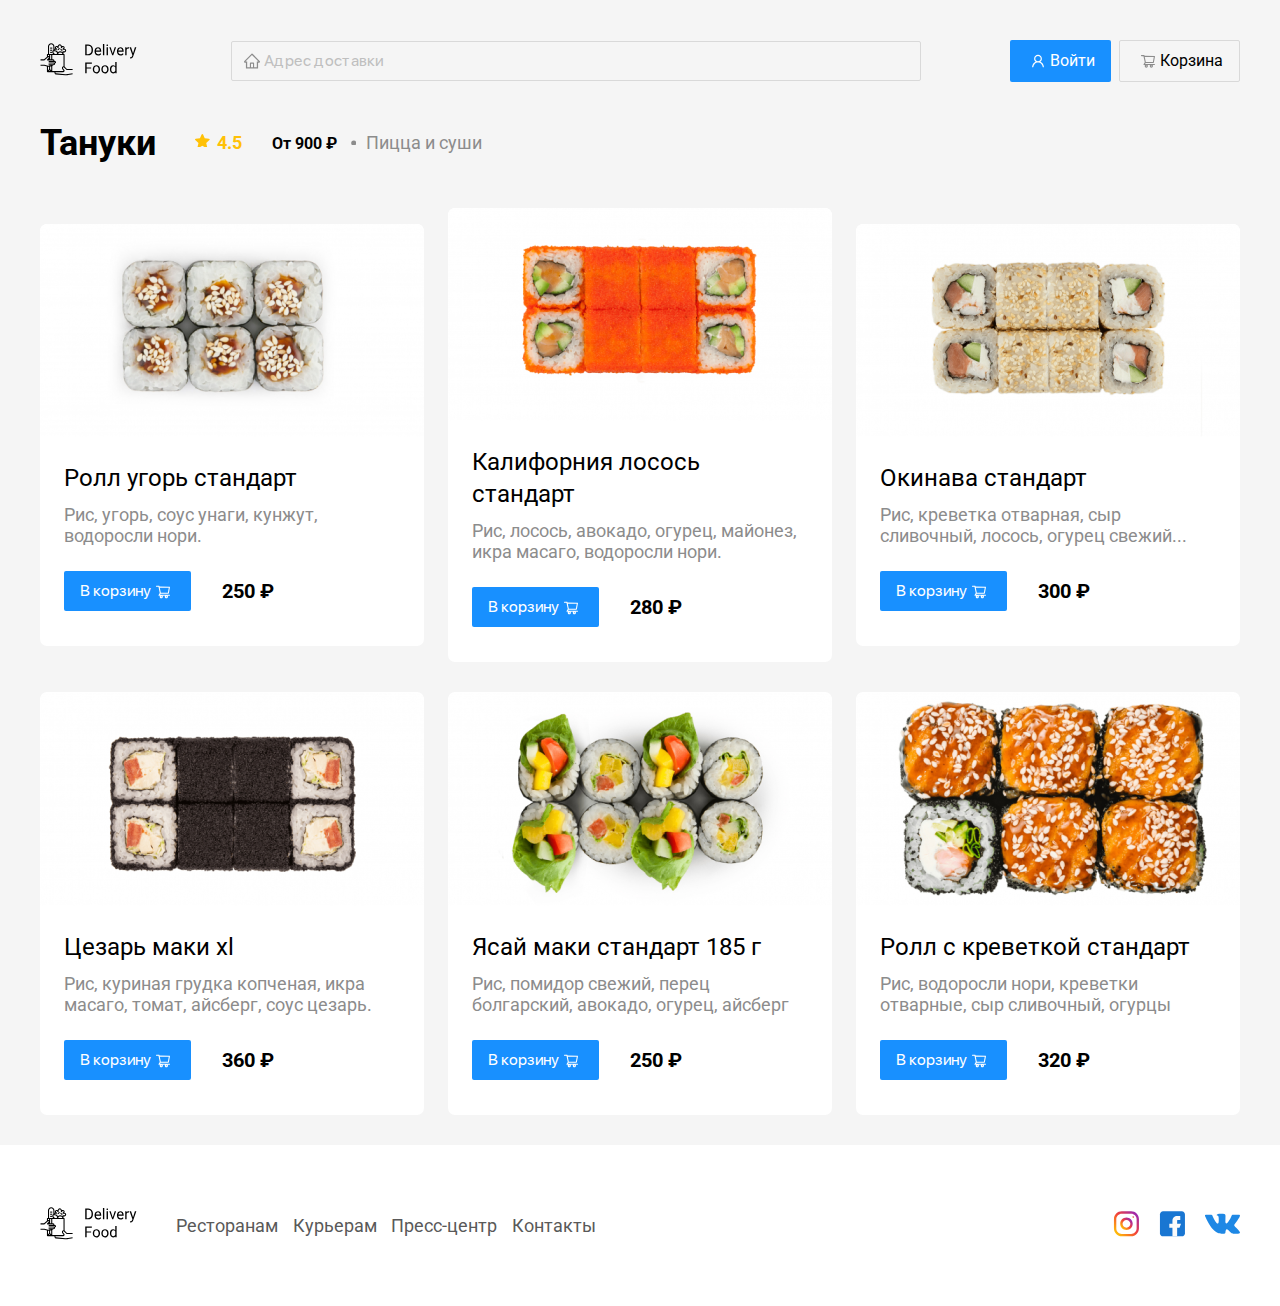
<file: index.html>
<!DOCTYPE html>
<html lang="ru">
<head>
    <meta charset="UTF-8">
    <meta http-equiv="X-UA-Compatible" content="IE=edge">
    <meta name="viewport" content="width=device-width, initial-scale=1.0">
    <title>Delivery Food</title>
    <link rel="preconnect" href="https://fonts.googleapis.com">
    <link rel="preconnect" href="https://fonts.gstatic.com" crossorigin>
    <link href="https://fonts.googleapis.com/css2?family=Roboto:wght@400;700&display=swap" rel="stylesheet">
    <link rel="stylesheet" href="./css/style.css">
    <script src="./js/main.js" defer></script>
    <script src="./js/product.js" defer></script>
</head>
<body class="body">
    
<header class="header">

<div class="container block block__header">
    <a href="index.html" class="logo-link">
        <img src="./img/logo.svg" alt="Логотип" class="logo-img">
    </a>

    <input type="text" class="adress-input" placeholder="Адрес доставки">

    <div class="buttons header__buttons">
        <button class="button button--primary">
            <img src="./img/user.svg" alt="человек" class="login">
            <span class="button-text">Войти</span>
        </button>
        <button class="button button--secondary" id="cart">
            <img src="./img/icon_container.svg" alt="корзина" class="cart">
            <span class="button-text">Корзина</span>
        </button>
    </div>
    <!-- /.buttons -->
</div>
<!-- /.container block -->    

</header>
<!-- /.header -->

<main id="index" class="not--active">
    <section class="section section-promo">
        <div class="container promo-block">
            <div class="text-block">
                <h1 class="promo-title">Онлайн-сервис доставки еды на дом</h1>
                <p class="promo-desk">Блюда из любимого ресторана привезет курьер в перчатках, маске и с антисептиком</p>
    
            
            </div>
        </div>
        <!-- /.container -->
    </section>
    <!-- /.section section-promo -->
    <section class="section section-rest">
        <div class="container">
            <div class="section__header">
                <h2 class="section__header-title">Рестораны</h2>
            <input type="text" class="input seacrh-input" placeholder="Поиск блюд и ресторанов">
            
            </div>
            <!-- /.section__header -->
            <div class="block cards">
            <div class="card">
                <div class="card-img">
                    <img src="./img/pizza-plus.png" alt="Картинка заведения">
                </div>
                <div class="card-main">
                   <div class="card-main__header">
                    <h3 class="card-title">Пицца плюс</h3>
                    <strong class="time-write">От 50 мин</strong>
                   </div>
                   <div class="card-desc">
                    <span class="reiting">4.5</span>
                    <strong class="midprice">От 900 ₽</strong>
                    <span class="dish">Пицца</span>
                   </div>
                </div>
                <!-- /.card-main -->
                <!-- /.card-img -->       
            </div>
            <!-- /.card -->
            <div class="card">
                <div class="card-img">
                    <img src="./img/tanuki.jpg" alt="Картинка заведения">
                </div>
                <div class="card-main">
                    <div class="card-main__header">
                        <h3 class="card-title">Тануки</h3>
                        <strong class="time-write">От 50 мин</strong>
                    </div>
                    <div class="card-desk">
                        <span class="reiting">4.5</span>
                        <strong class="midprice">От 900 ₽</strong>
                        <span class="dish">Пицца</span>
                    </div>
                </div>
            </div>
            <!-- /.card -->
            <div class="card">
                <div class="card-img">
                    <div class="card-img">
                        <img src="./img/foodband.png" alt="Картинка заведения">
                    </div>
                    <div class="card-main">
                        <div class="card-main__header">
                            <h3 class="card-title">FoodBand</h3>
                            <strong class="time-write">от 50 мин</strong>
                        </div>
                        <div class="desk">
                            <span class="reiting">4.5</span>
                            <strong class="midprice">От 900 ₽</strong>
                            <span class="dish">Пицца</span>
                        </div>
                    </div>
                </div>
            </div>
            <!-- /.card -->
            <div class="card">
                <div class="card">
                    <div class="card-img">
                        <img src="./img/zhadinapizza.png" alt="Картинка заведения">
                    </div>
                    <div class="card-main">
                        <div class="card-main__header">
                            <h3 class="card-title">Жадина-пицца</h3>
                            <strong class="time-write">От 50 мин</strong>
    
                        </div>
                        <div class="desk">
                       <span class="reiting">4.5</span> 
                            <strong class="midprice">От 900 ₽</strong>
                           <span class="dish">Пицца</span>
                        </div>
                    </div>
                </div>
            </div>
            <!-- /.card -->
            <div class="card">
                <div class="card">
                    <div class="card-img">
                        <img src="./img/tochkaedu.png" alt="Картинка заведения">
                    </div>
                    <div class="card-main">
                        <div class="card-main__header">
                            <h3 class="card-title">Точка еды</h3>
                            <strong class="time-write">От 50 мин</strong>
                            </div>
                            <div class="card-desk">
                                <span class="reiting">4.5</span>
                                <strong class="midprice">От 900 ₽</strong>
                                <span class="dish">Пицца</span>
                            </div>
                    </div>
                </div>
            </div>
            <!-- /.card -->
            <div class="card">
                <div class="card">
                    <div class="card-img">
                        <img src="./img/pizzaburger.png" alt="Картинка заведения">
                    </div>
                    <div class="card-main">
                        <div class="card-main__header">
                        <h3 class="card-title">PizzaBurger</h3>
                        <strong class="time-write">От 50 мин</strong>
                        </div>
                        <div class="card-desk">
                            <span class="reiting">4.5</span>
                            <strong class="midprice">От 900 ₽</strong>
                            <span class="dish">Пицца</span>
                        </div>
                    </div>
                </div>
            </div>
            <!-- /.card -->
            </div>
            <!-- /.block -->
        </div>
        <!-- /.container -->
    </section>
    <!-- /.section section-rest -->
</main>
<main id="restaurant" >
    <section class="section restourant">
        <div class="container">
            <div class="section__header restourant__header">
                <h2 class="section__header-title">Тануки</h2>
                <div class="card-desc">
                    <span class="reiting">4.5</span>
                    <strong class="midprice">От 900 ₽</strong>
                    <span class="dish">Пицца и суши</span>
                   </div>
            
            </div>
            <!-- /.section__header -->
            <div class="block cards">
            <div class="card">
                <div class="card-img">
                    <img src="../img/roll_ugr_standart.png" alt="Ролл">
                </div>
                <div class="card-main">
                   <div class="product-header">
                    <span class="card-title">Ролл угорь стандарт</span>
                    <p class="desk">Рис, угорь, соус унаги, кунжут, водоросли нори.</p>
                    </div>
                   <div class="product-desc">
                 <button class="button button--primary">В корзину
                    <img src="../img/shoppingcart_blue.svg" alt="корзина" class="cart-img">     
                 </button>
                   <span class="product-price">250 ₽</span>
                   </div>
                </div>
                <!-- /.card-main -->
                <!-- /.card-img -->       
            </div>
            <!-- /.card -->
            <div class="card">
                <div class="card-img">
                    <img src="../img/california.png" alt="Ролл">
                </div>
                <div class="card-main">
                   <div class="product-header">
                    <span class="card-title">Калифорния лосось стандарт</span>
                    <p class="desk">Рис, лосось, авокадо, огурец, майонез, икра масаго, водоросли нори.</p>
                    </div>
                   <div class="product-desc">
                 <button class="button button--primary">В корзину
                    <img src="../img/shoppingcart_blue.svg" alt="корзина" class="cart-img">     
                 </button>
                   <span class="product-price">280 ₽</span>
                   </div>
                </div>
                <!-- /.card-main -->
                <!-- /.card-img -->       
            </div>
            <div class="card">
                <div class="card-img">
                    <img src="../img/okinava.png" alt="Ролл">
                </div>
                <div class="card-main">
                   <div class="product-header">
                    <span class="card-title">Окинава стандарт</span>
                    <p class="desk"> Рис, креветка отварная, сыр сливочный, лосось, огурец свежий...</p>
                    </div>
                   <div class="product-desc">
                 <button class="button button--primary">В корзину
                    <img src="../img/shoppingcart_blue.svg" alt="корзина" class="cart-img">     
                 </button>
                   <span class="product-price">300 ₽</span>
                   </div>
                </div>
                <!-- /.card-main -->
                <!-- /.card-img -->       
            </div>
            <div class="card">
                <div class="card-img">
                    <img src="../img/cezar.png" alt="Ролл">
                </div>
                <div class="card-main">
                   <div class="product-header">
                    <span class="card-title">Цезарь маки хl</span>
                    <p class="desk">Рис, куриная грудка копченая, икра масаго, томат, айсберг, соус цезарь.</p>
                    </div>
                   <div class="product-desc">
                 <button class="button button--primary">В корзину
                    <img src="../img/shoppingcart_blue.svg" alt="корзина" class="cart-img">     
                 </button>
                   <span class="product-price">360 ₽</span>
                   </div>
                </div>
                <!-- /.card-main -->
                <!-- /.card-img -->       
            </div>
            <div class="card">
                <div class="card-img">
                    <img src="../img/yasai.png" alt="Ролл">
                </div>
                <div class="card-main">
                   <div class="product-header">
                    <span class="card-title">Ясай маки стандарт 185 г</span>
                    <p class="desk">Рис, помидор свежий, перец болгарский, авокадо, огурец, айсберг</p>
                    </div>
                   <div class="product-desc">
                 <button class="button button--primary">В корзину
                    <img src="../img/shoppingcart_blue.svg" alt="корзина" class="cart-img">     
                 </button>
                   <span class="product-price">250 ₽</span>
                   </div>
                </div>
                <!-- /.card-main -->
                <!-- /.card-img -->       
            </div>
            <div class="card">
                <div class="card-img">
                    <img src="../img/roll_shrimp.png" alt="Ролл">
                </div>
                <div class="card-main">
                   <div class="product-header">
                    <span class="card-title">Ролл с креветкой стандарт</span>
                    <p class="desk">Рис, водоросли нори, креветки отварные, сыр сливочный, огурцы</p>
                    </div>
                   <div class="product-desc">
                 <button class="button button--primary">В корзину
                    <img src="../img/shoppingcart_blue.svg" alt="корзина" class="cart-img">     
                 </button>
                   <span class="product-price">320 ₽</span>
                   </div>
                </div>
                <!-- /.card-main -->
                <!-- /.card-img -->       
            </div>
        </div>
        </div>
        <!-- /.container -->
    </section>
    <!-- /.section section-rest -->
</main>
<!-- /#restaurant -->
<!-- /#index -->

<footer class="footer">
<div class="container block block__footer">
    <div class="footer-block">
        <a href="index.html" class="logo-link">
            <img src="./img/logo.svg" alt="Логотип" class="logo-img">
        </a>
       <nav class="navigation">
           <a href="#" class="nav-link">Ресторанам</a>
           <a href="#" class="nav-link">Курьерам</a>
           <a href="#" class="nav-link">Пресс-центр</a>
           <a href="#" class="nav-link">Контакты</a>
        </nav>
    </div>
   <div class="social-block">
       <a href="#" class="social-link">
           <img src="./img/inst.svg" alt="социальные сети" class="social-img">
        </a>
        <a href="#" class="social-link">
            <img src="./img/face.svg" alt="социальные сети" class="social-img">
        </a>
        <a href="#" class="social-link">
            <img src="./img/vk.svg" alt="социальные сети" class="social-img">
        </a>
    </div>
</div>
<!-- /.container block -->
</footer>
<div class="modal modal--close">
    <div class="modal-window">
        <div class="modal-header">
            <h2 class="modal-title">Корзина</h2>
            <button class="btn-close"></button>
        </div>
        <div class="modal-main">
            <div class="row not--active">
                <p class="product-name"></p>
                <div class="row-right">
                    <div class="price-product">
                        <strong class="price"></strong>
                        <span class="rub"></span>
                    </div>
                    <div class="counter">
                        <button class="bth-count minus">-</button>
                        <span class="count">1</span>
                        <button class="bth-count plus">+</button>
                    </div>
                </div>
        
            </div>
           
        </div>
        <div class="model-footer">
            <div class="sum">
            <h3 class="modal-sum">0</h3>
<span class="rub-sum">₽</span>
            </div>
            <div class="buttons">
                <button class="button button--primary">
                <span class="button-text">Оформить заказ</span>
                </button>
                <button class="button button--secondary">
                <span class="button-text">Отмена</span>
                </button>    
        </div>
    </div>
</div>
</body>
</html>
</file>
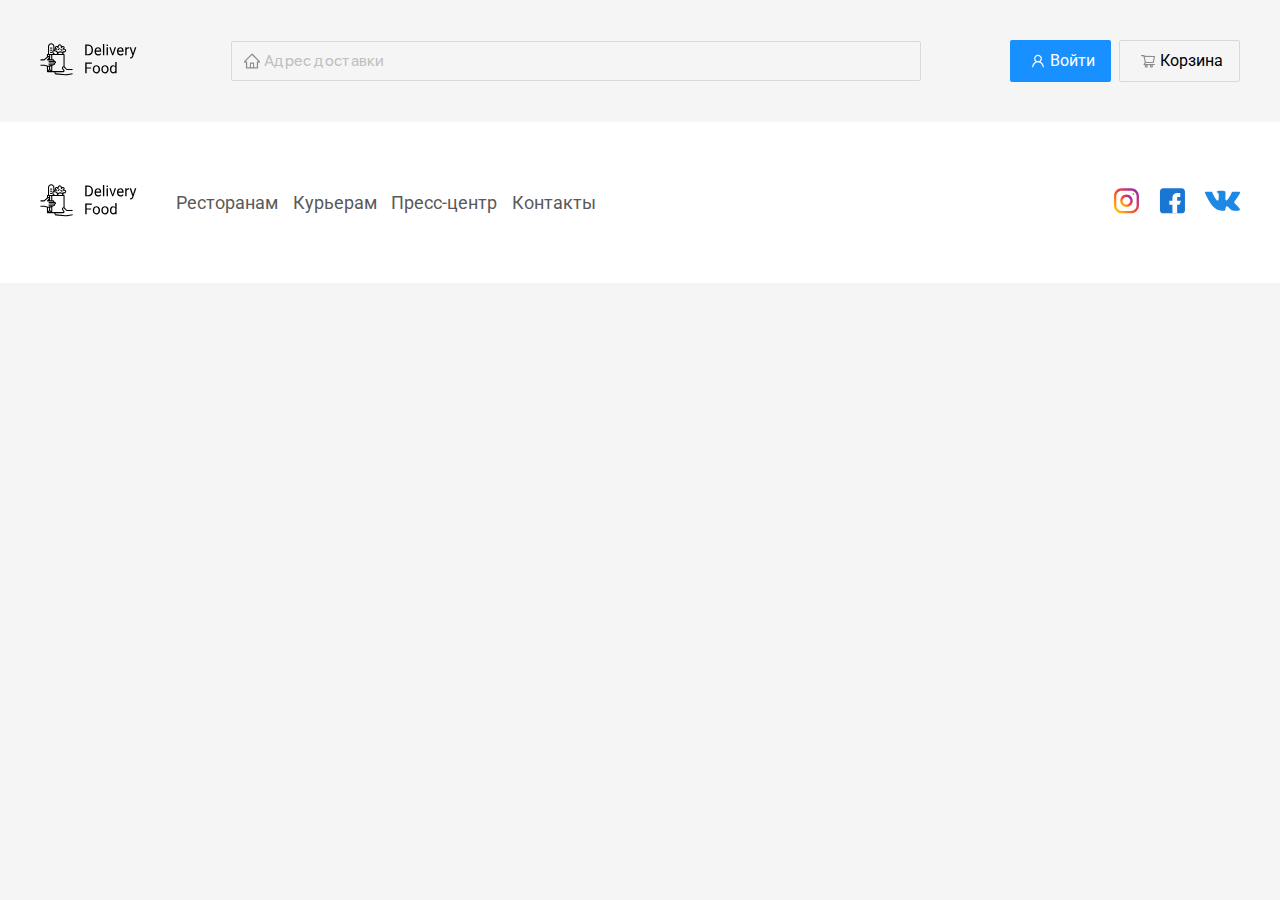
<file: content/restourant.html>
<!DOCTYPE html>
<html lang="ru">
<head>
    <meta charset="UTF-8">
    <meta http-equiv="X-UA-Compatible" content="IE=edge">
    <meta name="viewport" content="width=device-width, initial-scale=1.0">
    <title>Delivery Food: Тануки</title>
    <link rel="preconnect" href="https://fonts.googleapis.com">
    <link rel="preconnect" href="https://fonts.gstatic.com" crossorigin>
    <link href="https://fonts.googleapis.com/css2?family=Roboto:wght@400;700&display=swap" rel="stylesheet">
    <link rel="stylesheet" href="../css/style.css">
    <script src="../js/main.js" defer></script>
</head>
<body class="body">
    
<header class="header">

<div class="container block block__header">
    <a href="../index.html" class="logo-link">
        <img src="../img/logo.svg" alt="Логотип" class="logo-img">
    </a>

    <input type="text" class="adress-input" placeholder="Адрес доставки">

    <div class="buttons header__buttons">
        <button class="button button--primary">
            <img src="../img/user.svg" alt="человек" class="login">
            <span class="button-text">Войти</span>
        </button>
        <button class="button button--secondary" id='cart'>
            <img src="../img/icon_container.svg" alt="корзина" class="cart-img">
            <span class="button-text">Корзина</span>
        </button>
    </div>
    <!-- /.buttons -->
</div>
<!-- /.container block -->    

</header>
<!-- /.header -->


<footer class="footer">
<div class="container block">
    <div class="footer-block">
        <a href="index.html" class="logo-link">
            <img src="../img/logo.svg" alt="Логотип" class="logo-img">
        </a>
       <nav class="navigation">
           <a href="#" class="nav-link">Ресторанам</a>
           <a href="#" class="nav-link">Курьерам</a>
           <a href="#" class="nav-link">Пресс-центр</a>
           <a href="#" class="nav-link">Контакты</a>
        </nav>
    </div>
   <div class="social-block social_rest">
       <a href="#" class="social-link">
           <img src="../img/inst.svg" alt="социальные сети" class="social-img">
        </a>
        <a href="#" class="social-link">
            <img src="../img/face.svg" alt="социальные сети" class="social-img">
        </a>
        <a href="#" class="social-link">
            <img src="../img/vk.svg" alt="социальные сети" class="social-img">
        </a>
    </div>
</div>
<!-- /.container block -->
</footer>
<div class="modal modal--close">
    <div class="modal-window">
        <div class="modal-header">
            <h2 class="modal-title">Корзина</h2>
            <button class="btn-close"></button>
        </div>
        <div class="modal-main">
            <div class="row">
                <p class="product-name">Ролл угорь стандарт</p>
                <div class="row-right">
                    <div class="price-product">
                        <strong class="price">250</strong>
                        <span class="rub">₽</span>
                    </div>
                    <div class="counter">
                        <button class="bth-count minus">-</button>
                        <span class="count">1</span>
                        <button class="bth-count plus">+</button>
                    </div>
                </div>
        
            </div>
            <div class="row">
                <p class="product-name">Ролл угорь стандарт</p>
                <div class="row-right">
                    <div class="price-product">
                        <strong class="price">280</strong>
                        <span class="rub">₽</span>
                    </div>
                    <div class="counter">
                        <button class="bth-count minus">-</button>
                        <span class="count">1</span>
                        <button class="bth-count plus">+</button>
                    </div>
                </div>
        
            </div>
            <div class="row">
                <p class="product-name">Ролл угорь стандарт</p>
                <div class="row-right">
                    <div class="price-product">
                        <strong class="price">300</strong>
                        <span class="rub">₽</span>
                    </div>
                    <div class="counter">
                        <button class="bth-count minus">-</button>
                        <span class="count">1</span>
                        <button class="bth-count plus">+</button>
                    </div>
                </div>
        
            </div>
            <div class="row">
                <p class="product-name">Ролл угорь стандарт</p>
                <div class="row-right">
                    <div class="price-product">
                        <strong class="price">320</strong>
                        <span class="rub">₽</span>
                    </div>
                    <div class="counter">
                        <button class="bth-count minus">-</button>
                        <span class="count">1</span>
                        <button class="bth-count plus">+</button>
                    </div>
                </div>
        
            </div>
            <div class="row">
                <p class="product-name">Ролл угорь стандарт</p>
                <div class="row-right">
                    <div class="price-product">
                        <strong class="price">350</strong>
                        <span class="rub">₽</span>
                    </div>
                    <div class="counter">
                        <button class="bth-count minus">-</button>
                        <span class="count">1</span>
                        <button class="bth-count plus">+</button>
                    </div>
                </div>
        
            </div>
        </div>
        <div class="model-footer">
            <div class="sum">
            <h3 class="modal-sum">1250</h3>
<span class="rub-sum">₽</span>
            </div>
            <div class="buttons">
                <button class="button button--primary">
                <span class="button-text">Оформить заказ</span>
                </button>
                <button class="button button--secondary">
                <span class="button-text">Отмена</span>
                </button>    
        </div>
    </div>
</div>
</div>
</body>
</html>
</file>
<file: css/style.css>
@font-face {
    font-family:SF Pro Display;
    src: url(../fonts/SFProDisplay-Regular.ttf);
    
}
* {

    box-sizing: border-box;
    margin:0;
    padding: 0;
    font-family: 'Roboto', sans-serif;
}
    html {
   font-family: 'Roboto', sans-serif;
}
.body {
    background-color: #F5F5F5;
}
.block
{
    display: flex;
    justify-content: space-between;
    align-items: center;
   }
   .cards {
       flex-wrap: wrap;
   }
   .button img {
    margin-left: 4px;
    margin-right: 4px;
   }
.container {
    max-width: 1200px;
    margin:auto;
    width: 100%;
}
.input {
border-radius: 2px; 
border: 1px solid #D9D9D9;  
width: 100%;
}
.header {
    margin-top: 40px;
    margin-bottom: 40px;
}
.adress-input {
    max-width: 690px;
    height: 40px;
    background: url('../img/home.svg') no-repeat 11px 10px;
    padding-left: 32px;
    width: 100%;
    border-radius: 2px; 
border: 1px solid #D9D9D9;  
}    
.adress-input::placeholder {
    font-family: SF Pro Display;
    font-style: normal;
    font-weight: normal;
    font-size: 16px;
    color: #BFBFBF;
    
}
.buttons {
    display: flex;
    flex-wrap: nowrap;
}
.button{
    padding: 8px 16px;
    display:flex;
    align-items: center;
    border-radius: 2px;
    border:none;
    cursor: pointer;
    font-family: SF Pro Display;
font-style: normal;
font-weight: normal;
font-size: 16px;
line-height: 24px;
}   
.button--primary {
    background: #1890FF;
    color: #FFFFFF;
} 
.button--secondary{
   background:transparent;
   border: 1px solid #D9D9D9; 
   margin-left: 8px;
}
/*промо секция*/
.section-promo {
margin-bottom: 56px;
}
.promo-block {
background: #FFF1B8 url(../img/promo.png) no-repeat right;
border-radius: 10px;
padding: 68px 71px;
filter: drop-shadow(0px 7px 12px rgba(158, 158, 163, 0.1));
}
.text-block {
    max-width: 538px;
    width: 100%;
}
.promo-title {
max-width: 430px;
font-family: Roboto;
font-style: normal;
font-weight: bold;
font-size: 39px;
line-height: 46px;
color: #302C34;
margin-bottom: 16px;
}
.promo-desk {
font-family: Roboto;
font-style: normal;
font-weight: normal;
font-size: 24px;
line-height: 28px;
color: #302C34;
}
/*секция рестораны*/
.section-rest {
    padding-bottom: 91px;
}
.section__header {
    display: flex;
    justify-content: space-between;
    align-items: center;
    margin-bottom: 44px;
}
.section__header-title {
    font-weight: bold;
    font-size: 36px;
    line-height: 42px;
        color: #000000;
}
.seacrh-input  {
max-width: 306px;
height: 34px;
background: url('../img/search.svg') no-repeat 11px 10px;
padding-left: 32px;
border-radius: 2px; 
border: 1px solid #D9D9D9;  
}
.input::placeholder {
    font-family: SF Pro Display;
    font-style: normal;
    font-weight: normal;
    font-size: 16px;
    color: #BFBFBF;
}
.card {
    max-width: 384px;
    width: 100%;
    margin-bottom: 30px;
    background-color:#FFF;
    border-radius:7px;
    text-decoration: none;
    color:black;
    
}
#index .card {
    cursor:pointer;
}
.card-main {
    padding: 21px 24px 35px;
    position: relative;
    
}
.card-main__header{
    display: flex;
    justify-content: space-between;
    align-items:center;
    margin-bottom: 10px;
}
.card-title {
font-family: Roboto;
font-style: normal;
font-size: 24px;
line-height: 32px;
}
.time-write {
    background: #262626;
    border-radius: 2px;
    font-family: SF Pro Display;
    font-style: normal;
    font-weight: normal;
    font-size: 12px;
    line-height: 12px;
    color: #FFFFFF;
    padding: 5px 8px;
}
.reiting {
    position: relative;
font-family: Roboto;
font-style: normal;
font-weight: bold;
font-size: 18px;
line-height: 32px;
color: #FFC107;
margin-left: 22px;
margin-right: 26px;

}
.reiting::before {
    content:'';
    width: 15px;
    height: 14px;
    background:url(../img/star.svg);
    position: absolute;
    top: 1px;
    left: -22px;
}
midprice {
    font-family: Roboto;
    font-style: normal;
    font-weight: normal;
    font-size: 18px;
    line-height: 32px;
    color: #8C8C8C;
    margin-left: 25px;
        
}
.dish {
    position: relative;
    font-family: Roboto;
    font-style: normal;
    font-weight: normal;
    font-size: 18px;
    line-height: 32px;
    color: #8C8C8C;
    margin-left: 25px;
}
.dish::before {
    content:'';
    width: 5px;
    height: 5px;
    background:url(../img/Ellipse.svg);
    position: absolute;
    top: 50%;
    left: -15px;
    margin-top: -3px;
}
/*footer секция*/
footer {
    background-color:#FFF;
    padding: 60px 0;
}
.footer-block {
    max-width: 556px;
    width: 100%;
    display: flex;
    align-items: center;
    justify-content: space-between;
    
}
.navigation {
    max-width: 420px;
    width: 100%;
    display: flex;
    justify-content: space-between;
}
.nav-link {
    font-size: 18px;
    line-height: 21px;
    color: #595959;
    text-decoration: none;
}
.social-block {
    max-width: 127px;
    width: 100%;
    display: flex;
    justify-content: space-between;
    align-items: center;
}
/*Страница ресторанов*/
.restourant__header {
    max-width: 442px;
    width: 100%;
   
}
.product-header {
display: flex;
align-items: start;
flex-direction: column;
margin-bottom: 10px;
}
.desk {
    font-size: 18px;
    line-height: 21px;
    color: #8C8C8C;
    margin-top: 10px;
}
.product-desc {
    max-width: 210px;
    width: 100%;
    display: flex;
    justify-content: space-between;
    align-items: center;
    margin-top: 25px;

}
.product-price {
    font-weight: bold;
    font-size: 20px;
    line-height: 32px;
    color: #000000;

}
/*модельное окно*/
.modal {
    position: fixed;
    top: 0;
    left: 0;
    display: flex;
    justify-content: center;
    align-items:center;
    width: 100%;
    height: 100vh;
    background:rgba(0, 0, 0, 0.5)
}
.modal-window {
    max-width: 780px;
    width: 100%;
    background-color: #fff;
    padding: 41px 46px;
    display: flex;
    flex-direction: column;
}
.modal-header {
    width: 100%;
    display: flex;
    justify-content: space-between;
    align-items: center;
    margin-bottom: 48px;
}
.modal-title {
    font-size: 36px;
    line-height: 42px;
    color: #000000;
}
.btn-close {
    width: 25px;
    height: 25px;
    background: url(../img/close.svg) no-repeat center / cover;
    border: none;
    cursor:pointer;
}
.row {
    display: flex;
    justify-content: space-between;
    padding-bottom: 8px;
    padding-top: 15px;
    border-bottom: 1px solid #D9D9D9;;
}

.row-right {
display: flex;
justify-content: space-between;
align-items: center;
max-width: 216px;
width: 100%;
}
.product-name {
    font-size: 18px;
    line-height: 32px;
}
.price-product {
    font-weight: bold;
    font-size: 20px;
    line-height: 32px;
    color: #000000;
}
.bth-count {
font-family: SF Pro Display;
font-style: normal;
font-weight: normal;
font-size: 14px;
line-height: 22px;
color: #40A9FF;
width: 40px;
height: 32px;
cursor: pointer;
background:transparent;
border: 1px solid #40A9FF;
border-radius: 2px;
}
.count {
    font-size: 16px;
    line-height: 24px;
    margin-right: 13px;
    margin-left: 13px;
}
.model-footer {
    width: 100%;
    display: flex;
    justify-content: space-between;
    align-items: center;
    margin-top: 53px;
}
.sum {
    display: flex;
    align-items: center;
    background: #262626;
border-radius: 5px;
padding: 15px 20px;
color: white;
font-weight: bold;
font-size: 20px;
line-height: 23px;
}
.rub-sum {
    margin-left: 5px;
}
.modal--close {
    display: none;
}
.not--active {
    display: none;
}

/*адаптация под экраны*/
@media (max-width: 1240px) {
    .container {
    width: 95%;
    }
   .logo-link {
       display: none;
   } 
   .cards {
       justify-content: space-around;
   }
   .card {
       max-width:40%;
   }
   .card-img img {
       width: 100%;
   }
}
@media (max-width:980px) {
    .header__buttons {
        display: none;
    }
    .header .logo-link {
        display: block;
        order: 1;
    }
    .adress-input {
        width: 75%;
    }
    .promo-block {
        background: #FFF1B8 ;
    }
    .card {
        max-width: 384px;
    }

}
@media (max-width:860px) {
    .block {
max-width: 300px;
    }
}

@media (max-width: 680px) {
    .adress-input {
        width: 100%;
        order:-1;
        margin-bottom: 20px;
    }
    .block__header {
        flex-wrap: wrap;
        
    }
    .header__buttons {
        display: flex;
    }
    .header .logo-link {
order: 0;
    }
    .header {
        margin-top: 20px;
        margin-bottom: 20px;
    }
    .section-promo {
        display: none;
    }
    .section__header-title{
        display: none;
    
    }
    .seacrh-input {
        max-width: 75%;

    }
    .section__header {
        justify-content: center;
    }
    .cards {
        flex-direction: column;
    }
    .card {
        max-width: 75%;
    }
    .block__footer {
        flex-wrap: wrap;
        justify-content: center;
    }
    .footer-block {
        justify-content: center;
        margin-bottom: 20px;
    }
    .footer {
        padding: 20px;
    }
}
@media (max-width:480px) {
    .adress-input {
        width: 100%;
        order:-1;
        mb20px
    }

    .block__header {
        flex-wrap: wrap;
        
    }
    .header__buttons {
        display: flex;
    }
    .header .logo-link {
order: 0;
    }
    .header {
        margin-top: 20px;
        margin-bottom: 20px;
    }
    .card {
        max-width: 90%;
        margin-bottom: 20px;
    }
    .navigation {
        display: none;
    }
    section-rest {
        padding-bottom: 0;
    }
</file>
